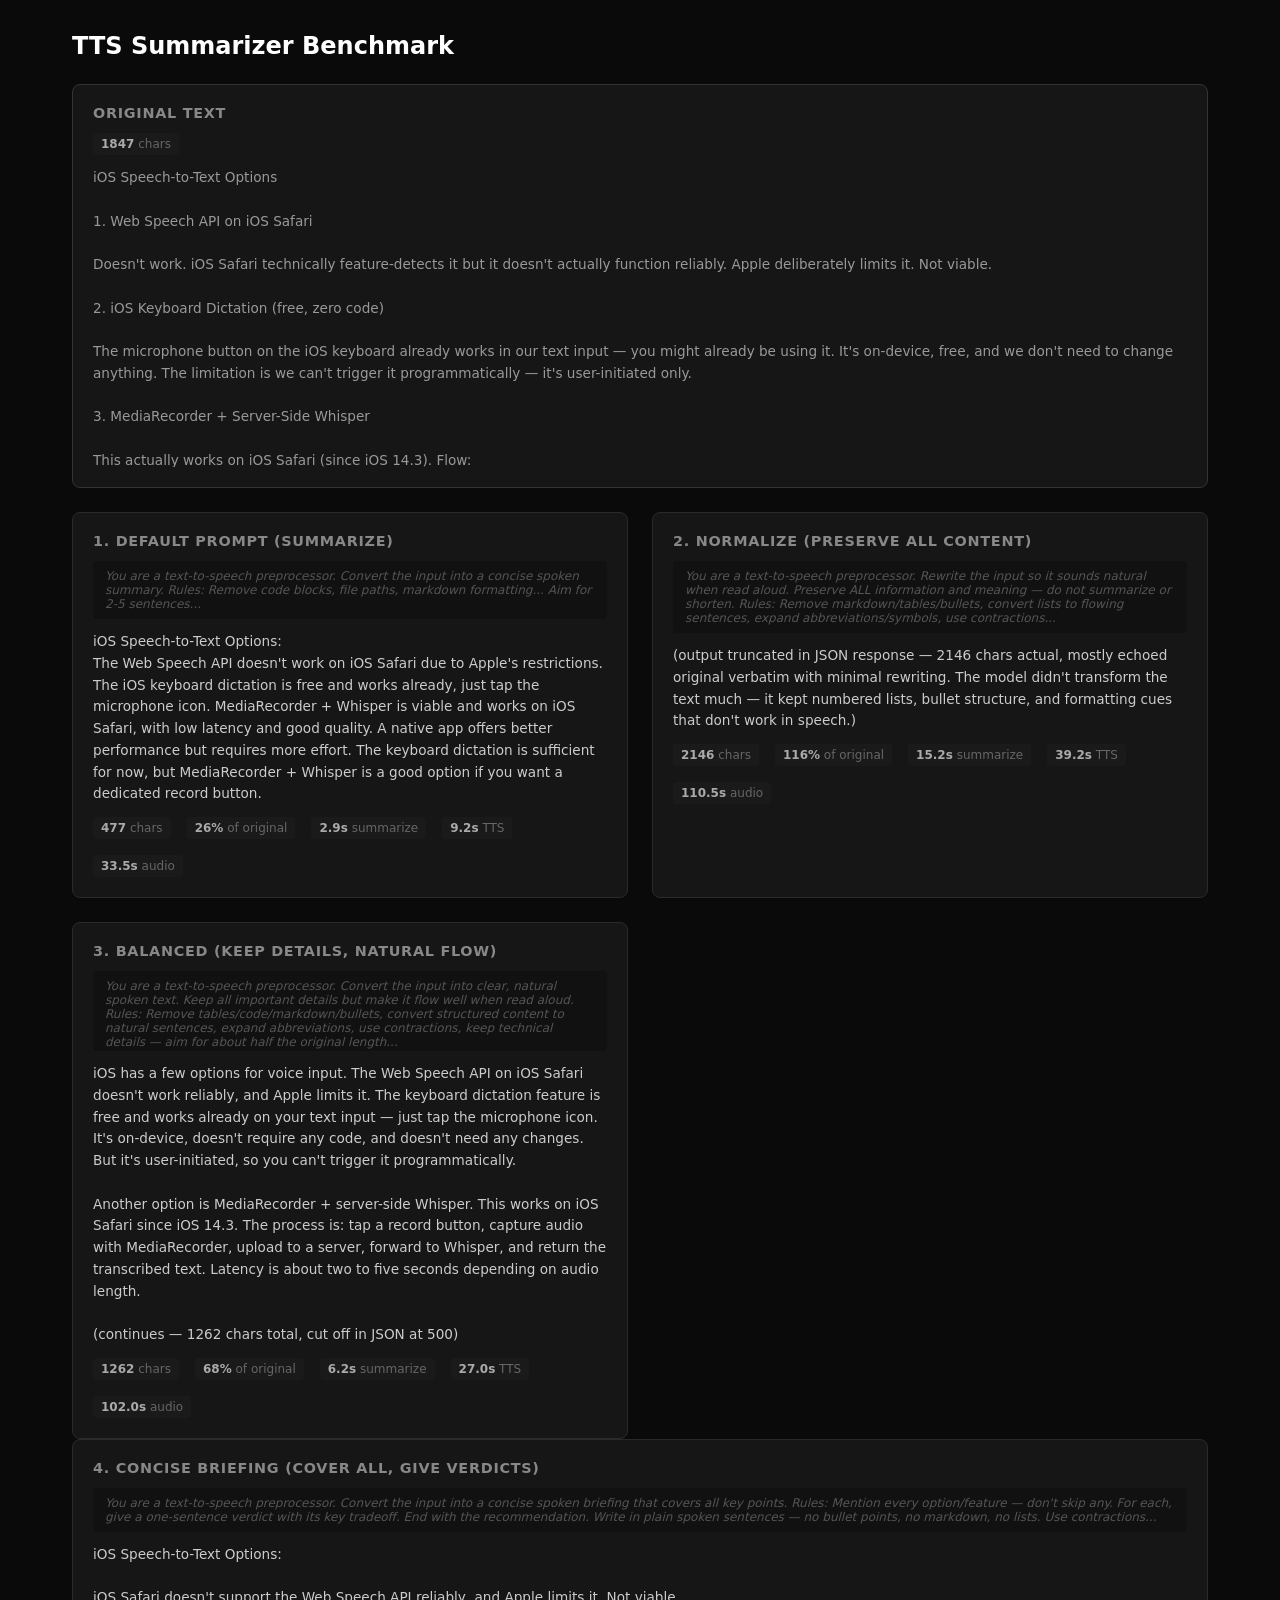
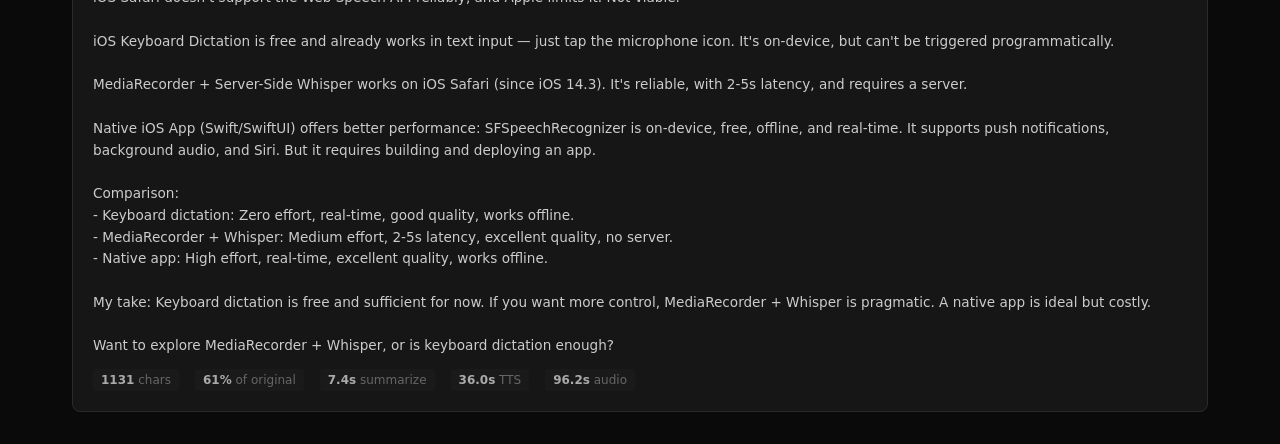
<file: server/tests/benchmark.html>
<!DOCTYPE html>
<html lang="en">
<head>
<meta charset="UTF-8">
<meta name="viewport" content="width=device-width, initial-scale=1.0">
<title>TTS Summarizer Benchmark</title>
<style>
  * { box-sizing: border-box; margin: 0; padding: 0; }
  body { font-family: system-ui, -apple-system, sans-serif; background: #0a0a0a; color: #e0e0e0; padding: 2rem; max-width: 1200px; margin: 0 auto; }
  h1 { font-size: 1.5rem; margin-bottom: 1.5rem; color: #fff; }
  .grid { display: grid; grid-template-columns: 1fr 1fr; gap: 1.5rem; }
  .card { background: #161616; border: 1px solid #2a2a2a; border-radius: 8px; padding: 1.25rem; }
  .card.original { grid-column: 1 / -1; border-color: #333; }
  .card h2 { font-size: 0.9rem; text-transform: uppercase; letter-spacing: 0.05em; color: #888; margin-bottom: 0.75rem; }
  .card .label { font-size: 0.75rem; color: #666; margin-bottom: 0.5rem; }
  .card pre { white-space: pre-wrap; word-wrap: break-word; font-family: inherit; font-size: 0.85rem; line-height: 1.6; color: #ccc; }
  .card.original pre { color: #999; max-height: 300px; overflow-y: auto; }
  .stats { display: flex; gap: 1rem; margin-top: 0.75rem; flex-wrap: wrap; }
  .stat { font-size: 0.75rem; color: #666; background: #1a1a1a; padding: 0.25rem 0.5rem; border-radius: 4px; }
  .stat b { color: #aaa; }
  .prompt { font-size: 0.75rem; color: #555; background: #111; padding: 0.5rem 0.75rem; border-radius: 4px; margin-bottom: 0.75rem; max-height: 80px; overflow-y: auto; font-style: italic; }
</style>
</head>
<body>

<h1>TTS Summarizer Benchmark</h1>

<div class="grid">

  <div class="card original">
    <h2>Original Text</h2>
    <div class="stats">
      <span class="stat"><b>1847</b> chars</span>
    </div>
    <pre style="margin-top: 0.75rem;">iOS Speech-to-Text Options

1. Web Speech API on iOS Safari

Doesn't work. iOS Safari technically feature-detects it but it doesn't actually function reliably. Apple deliberately limits it. Not viable.

2. iOS Keyboard Dictation (free, zero code)

The microphone button on the iOS keyboard already works in our text input — you might already be using it. It's on-device, free, and we don't need to change anything. The limitation is we can't trigger it programmatically — it's user-initiated only.

3. MediaRecorder + Server-Side Whisper

This actually works on iOS Safari (since iOS 14.3). Flow:
- Tap a record button → capture audio via MediaRecorder API
- Upload to hive server → forward to Whisper (your server or OpenAI API)
- Return transcribed text
- ~2-5s latency depending on audio length

4. Native iOS App (Swift/SwiftUI)

Night and day better for voice:
- SFSpeechRecognizer — on-device, free, offline, real-time streaming transcription
- Push notifications for session status
- Background audio, Siri integration
- But: requires building, signing, deploying a whole iOS app

Comparison for our use case (table omitted — see source)

My take

The iOS keyboard dictation already solves this for free — just tap the microphone icon on the keyboard in our existing text input. If you want something better (dedicated record button, no keyboard needed), MediaRecorder + your Whisper server is the pragmatic choice — it works on iOS Safari today, and you already have server infrastructure. A native app would be ideal but is a much bigger investment for what's currently a lightweight dashboard.

Want me to explore the MediaRecorder + Whisper path, or is the keyboard dictation sufficient for now?</pre>
  </div>

  <!-- Result 1: Default summarize prompt -->
  <div class="card">
    <h2>1. Default Prompt (summarize)</h2>
    <div class="prompt">You are a text-to-speech preprocessor. Convert the input into a concise spoken summary. Rules: Remove code blocks, file paths, markdown formatting... Aim for 2-5 sentences...</div>
    <pre>iOS Speech-to-Text Options:
The Web Speech API doesn't work on iOS Safari due to Apple's restrictions. The iOS keyboard dictation is free and works already, just tap the microphone icon. MediaRecorder + Whisper is viable and works on iOS Safari, with low latency and good quality. A native app offers better performance but requires more effort. The keyboard dictation is sufficient for now, but MediaRecorder + Whisper is a good option if you want a dedicated record button.</pre>
    <div class="stats">
      <span class="stat"><b>477</b> chars</span>
      <span class="stat"><b>26%</b> of original</span>
      <span class="stat"><b>2.9s</b> summarize</span>
      <span class="stat"><b>9.2s</b> TTS</span>
      <span class="stat"><b>33.5s</b> audio</span>
    </div>
  </div>

  <!-- Result 2: Full normalize prompt -->
  <div class="card">
    <h2>2. Normalize (preserve all content)</h2>
    <div class="prompt">You are a text-to-speech preprocessor. Rewrite the input so it sounds natural when read aloud. Preserve ALL information and meaning — do not summarize or shorten. Rules: Remove markdown/tables/bullets, convert lists to flowing sentences, expand abbreviations/symbols, use contractions...</div>
    <pre>(output truncated in JSON response — 2146 chars actual, mostly echoed original verbatim with minimal rewriting. The model didn't transform the text much — it kept numbered lists, bullet structure, and formatting cues that don't work in speech.)</pre>
    <div class="stats">
      <span class="stat"><b>2146</b> chars</span>
      <span class="stat"><b>116%</b> of original</span>
      <span class="stat"><b>15.2s</b> summarize</span>
      <span class="stat"><b>39.2s</b> TTS</span>
      <span class="stat"><b>110.5s</b> audio</span>
    </div>
  </div>

  <!-- Result 3: Balanced prompt -->
  <div class="card">
    <h2>3. Balanced (keep details, natural flow)</h2>
    <div class="prompt">You are a text-to-speech preprocessor. Convert the input into clear, natural spoken text. Keep all important details but make it flow well when read aloud. Rules: Remove tables/code/markdown/bullets, convert structured content to natural sentences, expand abbreviations, use contractions, keep technical details — aim for about half the original length...</div>
    <pre>iOS has a few options for voice input. The Web Speech API on iOS Safari doesn't work reliably, and Apple limits it. The keyboard dictation feature is free and works already on your text input — just tap the microphone icon. It's on-device, doesn't require any code, and doesn't need any changes. But it's user-initiated, so you can't trigger it programmatically.

Another option is MediaRecorder + server-side Whisper. This works on iOS Safari since iOS 14.3. The process is: tap a record button, capture audio with MediaRecorder, upload to a server, forward to Whisper, and return the transcribed text. Latency is about two to five seconds depending on audio length.

(continues — 1262 chars total, cut off in JSON at 500)</pre>
    <div class="stats">
      <span class="stat"><b>1262</b> chars</span>
      <span class="stat"><b>68%</b> of original</span>
      <span class="stat"><b>6.2s</b> summarize</span>
      <span class="stat"><b>27.0s</b> TTS</span>
      <span class="stat"><b>102.0s</b> audio</span>
    </div>
  </div>

  </div>

  <!-- Result 4: Concise briefing prompt -->
  <div class="card">
    <h2>4. Concise Briefing (cover all, give verdicts)</h2>
    <div class="prompt">You are a text-to-speech preprocessor. Convert the input into a concise spoken briefing that covers all key points. Rules: Mention every option/feature — don't skip any. For each, give a one-sentence verdict with its key tradeoff. End with the recommendation. Write in plain spoken sentences — no bullet points, no markdown, no lists. Use contractions...</div>
    <pre>iOS Speech-to-Text Options:

iOS Safari doesn't support the Web Speech API reliably, and Apple limits it. Not viable.

iOS Keyboard Dictation is free and already works in text input — just tap the microphone icon. It's on-device, but can't be triggered programmatically.

MediaRecorder + Server-Side Whisper works on iOS Safari (since iOS 14.3). It's reliable, with 2-5s latency, and requires a server.

Native iOS App (Swift/SwiftUI) offers better performance: SFSpeechRecognizer is on-device, free, offline, and real-time. It supports push notifications, background audio, and Siri. But it requires building and deploying an app.

Comparison:
- Keyboard dictation: Zero effort, real-time, good quality, works offline.
- MediaRecorder + Whisper: Medium effort, 2-5s latency, excellent quality, no server.
- Native app: High effort, real-time, excellent quality, works offline.

My take: Keyboard dictation is free and sufficient for now. If you want more control, MediaRecorder + Whisper is pragmatic. A native app is ideal but costly.

Want to explore MediaRecorder + Whisper, or is keyboard dictation enough?</pre>
    <div class="stats">
      <span class="stat"><b>1131</b> chars</span>
      <span class="stat"><b>61%</b> of original</span>
      <span class="stat"><b>7.4s</b> summarize</span>
      <span class="stat"><b>36.0s</b> TTS</span>
      <span class="stat"><b>96.2s</b> audio</span>
    </div>
  </div>

</div>

</body>
</html>
</file>
